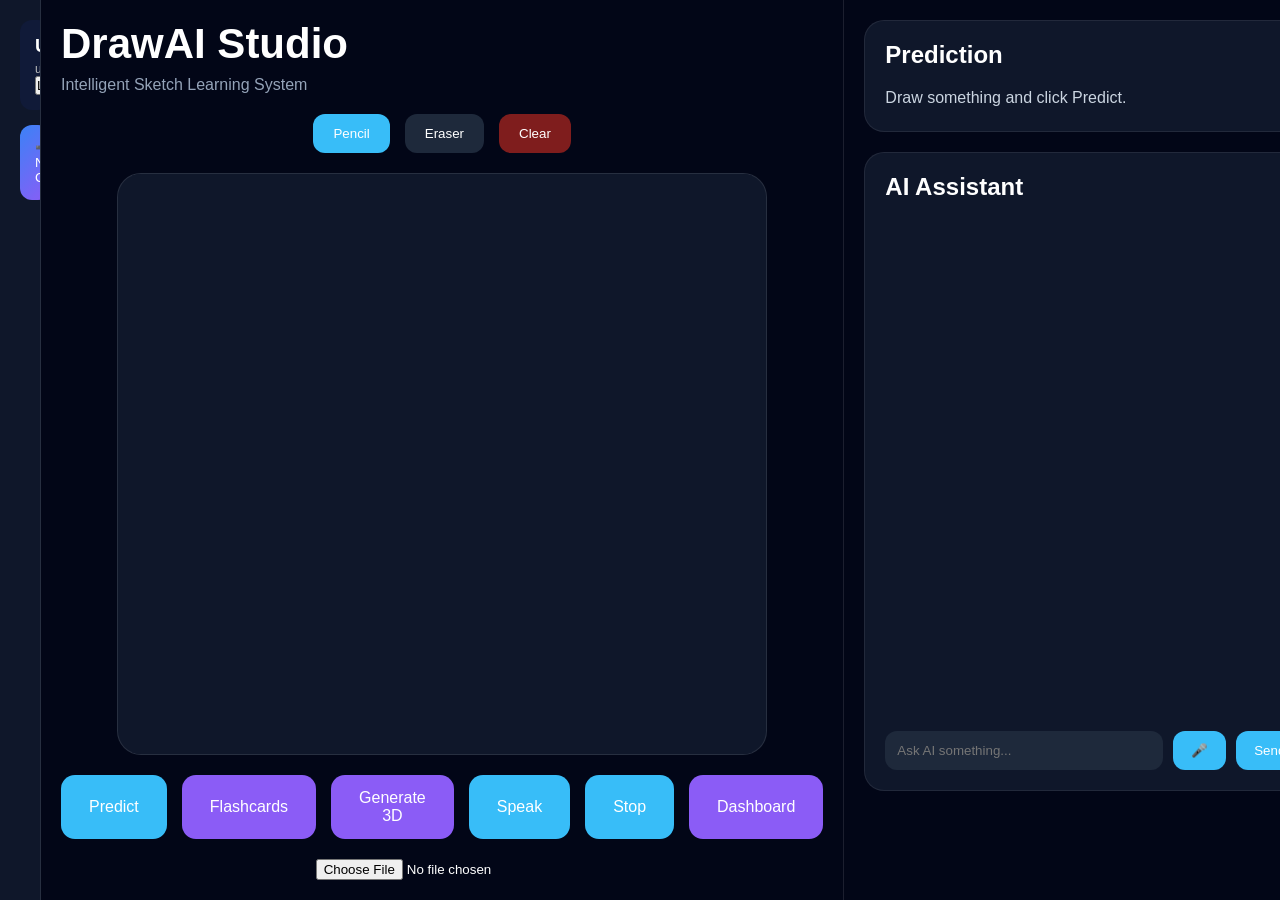
<file: frontend/index.html>
<!DOCTYPE html>

<html lang="en">

<head>

    <meta charset="UTF-8">

    <meta
        name="viewport"
        content="width=device-width, initial-scale=1.0"
    >

    <title>
        DrawAI Studio
    </title>

    <link
        rel="stylesheet"
        href="css/main.css"
    >

</head>

<body>

    <!-- =========================================
         MAIN CONTAINER
    ========================================== -->

    <div class="app-container">
        <div class="sidebar">

<div class="profile-card">

    <h3 id="profileName">
        User
    </h3>

    <p id="profileEmail">
        user@email.com
    </p>
      <button
        onclick="logout()"
    >
        Logout
    </button>

</div>

    <button
        class="new-chat-btn"
        onclick="newChat()"
    >
        ➕ New Chat
    </button>

    <div id="chatHistory">

    </div>

</div>

        <!-- =====================================
             LEFT PANEL
        ====================================== -->

        <div class="left-panel">

            <div class="logo-area">

                <h1>
                    DrawAI Studio
                </h1>

                <p>
                    Intelligent Sketch Learning System
                </p>

            </div>

            <!-- =================================
                 TOOLBAR
            ================================== -->

            <div class="toolbar">

                <button

                    class="tool-btn active"

                    onclick="setPencil()"

                >

                    Pencil

                </button>

                <button

                    class="tool-btn"

                    onclick="setEraser()"

                >

                    Eraser

                </button>

                <button

                    class="tool-btn danger"

                    onclick="clearBoard()"

                >

                    Clear

                </button>

            </div>

            <!-- =================================
                 DRAWING AREA
            ================================== -->

            <div class="canvas-wrapper">

                <canvas
                    id="drawingCanvas"
                ></canvas>

            </div>

            <!-- =================================
                 ACTION BUTTONS
            ================================== -->

            <div class="action-buttons">

                <button

                    class="main-btn"

                    onclick="predictDrawing()"

                >

                    Predict

                </button>

<button

    class="main-btn secondary"

    onclick="openFlashcards()"

>

    Flashcards
</button>

                <button

                    class="main-btn secondary"

                    onclick="open3D()"

                >

                    Generate 3D

                </button>

                <button

                    class="main-btn"

                    onclick="speakExplanation()"

                >

                    Speak

                </button>

                <button
    class="main-btn danger"
    onclick="stopSpeaking()"
>
    Stop
</button>

           <button

    class="main-btn secondary"
    onclick="openDashboard()"
>

    Dashboard

</button>

            </div>

            <!-- =================================
                 IMAGE UPLOAD
            ================================== -->

            <div class="upload-area">

                <input

                    type="file"

                    id="uploadInput"

                    accept="image/*"

                >

            </div>

        </div>

        <!-- =====================================
             RIGHT PANEL
        ====================================== -->

<div class="right-panel">

    <!-- PREDICTION -->

    <div class="prediction-card">

        <h2>
            Prediction
        </h2>

        <div id="predictionBox">

            Draw something and click Predict.

        </div>

    </div>

    <!-- CHAT -->

    <div class="chat-card">

        <h2>
            AI Assistant
        </h2>

        <div id="chatMessages">

        </div>

        <div class="chat-input-area">

            <input

                type="text"

                id="chatInput"

                placeholder="Ask AI something..."

            >

            <button

                onclick="startVoiceChat()"

                title="Voice Chat"

            >

                🎤

            </button>

            <button

                onclick="sendMessage()"

            >

                Send

            </button>

        </div>

    </div>

</div>
    </div>

    <!-- =========================================
         SCRIPT
    ========================================== -->

    <script src="js/app.js"></script>

</body>

</html>
</file>
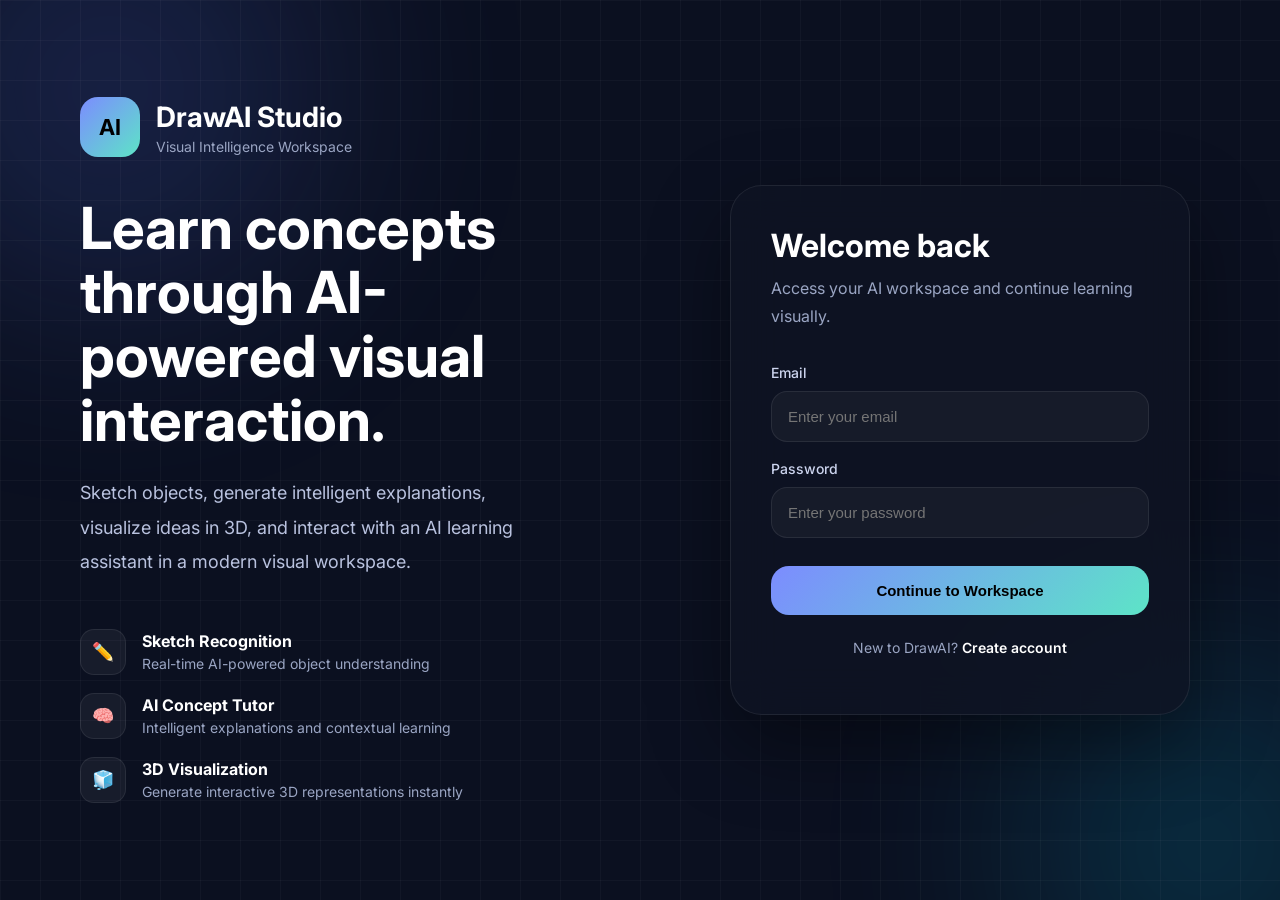
<file: frontend/login.html>
<!DOCTYPE html>
<html lang="en">
<head>
<meta charset="UTF-8">
<meta name="viewport" content="width=device-width, initial-scale=1.0">

<title>DrawAI Studio</title>

<link rel="preconnect" href="https://fonts.googleapis.com">
<link rel="preconnect" href="https://fonts.gstatic.com" crossorigin>

<link href="https://fonts.googleapis.com/css2?family=Inter:wght@300;400;500;600;700&display=swap" rel="stylesheet">

<style>

:root{
    --bg:#0b1020;
    --panel:#12182b;
    --border:#2a3554;
    --text:#f5f7ff;
    --muted:#9aa5c3;
    --accent:#7c8cff;
    --accent2:#5de4c7;
}

*{
    margin:0;
    padding:0;
    box-sizing:border-box;
}

body{
    font-family:'Inter',sans-serif;
    background:#0b1020;
    overflow:hidden;
    color:white;
}

/* BACKGROUND */

.bg{
    position:fixed;
    inset:0;
    overflow:hidden;
    z-index:-2;
}

.glow{
    position:absolute;
    border-radius:50%;
    filter:blur(120px);
    opacity:0.18;
}

.glow1{
    width:420px;
    height:420px;
    background:#5b7cff;
    top:-120px;
    left:-100px;
}

.glow2{
    width:350px;
    height:350px;
    background:#00d4ff;
    bottom:-120px;
    right:-100px;
}

.grid{
    position:fixed;
    inset:0;
    background:
    linear-gradient(rgba(255,255,255,0.03) 1px, transparent 1px),
    linear-gradient(90deg, rgba(255,255,255,0.03) 1px, transparent 1px);
    background-size:40px 40px;
    z-index:-1;
}

/* MAIN */

.container{
    width:100%;
    height:100vh;
    display:flex;
}

/* LEFT */

.left{
    width:50%;
    display:flex;
    flex-direction:column;
    justify-content:center;
    padding:80px;
    position:relative;
}

.logo{
    display:flex;
    align-items:center;
    gap:16px;
    margin-bottom:40px;
}

.logo-icon{
    width:60px;
    height:60px;
    border-radius:18px;
    background:linear-gradient(135deg,#7c8cff,#5de4c7);
    display:flex;
    align-items:center;
    justify-content:center;
    color:#000;
    font-weight:700;
    font-size:22px;
}

.logo h1{
    font-size:28px;
    margin-bottom:4px;
}

.logo p{
    color:var(--muted);
    font-size:14px;
}

.hero h2{
    font-size:58px;
    line-height:1.1;
    margin-bottom:24px;
    max-width:620px;
}

.hero p{
    color:#b9c2df;
    font-size:18px;
    line-height:1.9;
    max-width:620px;
}

/* FEATURE LIST */

.features{
    margin-top:50px;
    display:flex;
    flex-direction:column;
    gap:18px;
}

.feature{
    display:flex;
    align-items:center;
    gap:16px;
}

.feature-icon{
    width:46px;
    height:46px;
    border-radius:14px;
    background:rgba(255,255,255,0.05);
    border:1px solid rgba(255,255,255,0.08);
    display:flex;
    align-items:center;
    justify-content:center;
    font-size:18px;
}

.feature div h3{
    font-size:16px;
    margin-bottom:4px;
}

.feature div p{
    color:var(--muted);
    font-size:14px;
}

/* RIGHT */

.right{
    width:50%;
    display:flex;
    align-items:center;
    justify-content:center;
    padding:40px;
}

/* CARD */

.auth-card{
    width:100%;
    max-width:460px;
    background:rgba(15,20,35,0.78);
    border:1px solid rgba(255,255,255,0.08);
    border-radius:32px;
    padding:40px;
    backdrop-filter:blur(24px);
    box-shadow:
    0 30px 80px rgba(0,0,0,0.4);
}

.card-top{
    margin-bottom:34px;
}

.card-top h2{
    font-size:32px;
    margin-bottom:10px;
}

.card-top p{
    color:var(--muted);
    line-height:1.7;
}

/* FORM */

.form{
    display:flex;
    flex-direction:column;
    gap:18px;
}

.input-group{
    display:flex;
    flex-direction:column;
    gap:10px;
}

.input-group label{
    color:#cdd5ef;
    font-size:14px;
    font-weight:500;
}

.input-group input{
    background:rgba(255,255,255,0.04);
    border:1px solid rgba(255,255,255,0.08);
    outline:none;
    color:white;
    padding:16px;
    border-radius:16px;
    font-size:15px;
    transition:0.25s;
}

.input-group input:focus{
    border-color:#7c8cff;
    box-shadow:0 0 0 4px rgba(124,140,255,0.12);
}

/* BUTTON */

.auth-btn{
    margin-top:10px;
    border:none;
    background:linear-gradient(135deg,#7c8cff,#5de4c7);
    color:#000;
    padding:16px;
    border-radius:18px;
    cursor:pointer;
    font-size:15px;
    font-weight:700;
    transition:0.25s;
}

.auth-btn:hover{
    transform:translateY(-2px);
}

/* SWITCH */

.switch-text{
    margin-top:24px;
    text-align:center;
    color:var(--muted);
    font-size:14px;
}

.switch-text span{
    color:white;
    cursor:pointer;
    font-weight:600;
}

/* MESSAGE */

#msg{
    margin-top:18px;
    text-align:center;
    color:#ffb5c0;
    font-size:14px;
}

/* RESPONSIVE */

@media(max-width:1100px){

    .container{
        flex-direction:column;
    }

    .left,
    .right{
        width:100%;
    }

    .left{
        padding:50px 30px 20px;
    }

    .hero h2{
        font-size:42px;
    }

    .right{
        padding:20px;
    }
}

</style>
</head>

<body>

<div class="bg">

    <div class="glow glow1"></div>

    <div class="glow glow2"></div>

</div>

<div class="grid"></div>

<div class="container">

    <!-- LEFT -->

    <section class="left">

        <div class="logo">

            <div class="logo-icon">
                AI
            </div>

            <div>

                <h1>DrawAI Studio</h1>

                <p>Visual Intelligence Workspace</p>

            </div>

        </div>

        <div class="hero">

            <h2>
                Learn concepts through AI-powered visual interaction.
            </h2>

            <p>
                Sketch objects, generate intelligent explanations,
                visualize ideas in 3D, and interact with an AI learning assistant
                in a modern visual workspace.
            </p>

        </div>

        <div class="features">

            <div class="feature">

                <div class="feature-icon">
                    ✏️
                </div>

                <div>

                    <h3>Sketch Recognition</h3>

                    <p>
                        Real-time AI-powered object understanding
                    </p>

                </div>

            </div>

            <div class="feature">

                <div class="feature-icon">
                    🧠
                </div>

                <div>

                    <h3>AI Concept Tutor</h3>

                    <p>
                        Intelligent explanations and contextual learning
                    </p>

                </div>

            </div>

            <div class="feature">

                <div class="feature-icon">
                    🧊
                </div>

                <div>

                    <h3>3D Visualization</h3>

                    <p>
                        Generate interactive 3D representations instantly
                    </p>

                </div>

            </div>

        </div>

    </section>

    <!-- RIGHT -->

    <section class="right">

        <div class="auth-card">

            <!-- LOGIN -->

            <div id="loginForm">

                <div class="card-top">

                    <h2>
                        Welcome back
                    </h2>

                    <p>
                        Access your AI workspace and continue learning visually.
                    </p>

                </div>

                <div class="form">

                    <div class="input-group">

                        <label>Email</label>

                        <input
                            id="loginEmail"
                            type="email"
                            placeholder="Enter your email"
                        >

                    </div>

                    <div class="input-group">

                        <label>Password</label>

                        <input
                            id="loginPassword"
                            type="password"
                            placeholder="Enter your password"
                        >

                    </div>

                    <button class="auth-btn" onclick="login()">

                        Continue to Workspace

                    </button>

                </div>

                <div class="switch-text">

                    New to DrawAI?

                    <span onclick="showSignup()">
                        Create account
                    </span>

                </div>

            </div>

            <!-- SIGNUP -->

            <div id="signupForm" style="display:none;">

                <div class="card-top">

                    <h2>
                        Create account
                    </h2>

                    <p>
                        Start your AI-powered visual learning journey.
                    </p>

                </div>

                <div class="form">

                    <div class="input-group">

                        <label>Full Name</label>

                        <input
                            id="signupName"
                            type="text"
                            placeholder="Enter your name"
                        >

                    </div>

                    <div class="input-group">

                        <label>Email</label>

                        <input
                            id="signupEmail"
                            type="email"
                            placeholder="Enter your email"
                        >

                    </div>

                    <div class="input-group">

                        <label>Password</label>

                        <input
                            id="signupPassword"
                            type="password"
                            placeholder="Create password"
                        >

                    </div>

                    <button class="auth-btn" onclick="signup()">

                        Create Workspace

                    </button>

                </div>

                <div class="switch-text">

                    Already have an account?

                    <span onclick="showLogin()">
                        Sign in
                    </span>

                </div>

            </div>

            <div id="msg"></div>

        </div>

    </section>

</div>

<script>

/* SWITCH FORMS */

function showSignup(){

    document.getElementById(
        "loginForm"
    ).style.display = "none";

    document.getElementById(
        "signupForm"
    ).style.display = "block";

    document.getElementById(
        "msg"
    ).innerText = "";
}

function showLogin(){

    document.getElementById(
        "signupForm"
    ).style.display = "none";

    document.getElementById(
        "loginForm"
    ).style.display = "block";

    document.getElementById(
        "msg"
    ).innerText = "";
}

/* SIGNUP */

function signup(){

    fetch("http://127.0.0.1:5000/signup",{

        method:"POST",

        headers:{
            "Content-Type":"application/json"
        },

        body:JSON.stringify({

            name:
            document.getElementById(
                "signupName"
            ).value,

            email:
            document.getElementById(
                "signupEmail"
            ).value,

            password:
            document.getElementById(
                "signupPassword"
            ).value
        })
    })

    .then(res=>res.json())

    .then(data=>{


        document.getElementById(
            "msg"
        ).innerText = data.message;

        showLogin();
    });
}

/* LOGIN */

function login(){

    fetch("http://127.0.0.1:5000/login",{

        method:"POST",

        headers:{
            "Content-Type":"application/json"
        },

        body:JSON.stringify({

            email:
            document.getElementById(
                "loginEmail"
            ).value,

            password:
            document.getElementById(
                "loginPassword"
            ).value
        })
    })

    .then(res=>res.json())

    .then(data=>{
        console.log(data);

        if(data.success){

            localStorage.setItem(
                "user_id",
                data.user_id
            );

           localStorage.setItem(
    "user_name",
    data.name
);

localStorage.setItem(
    "user_email",

    document.getElementById(
        "loginEmail"
    ).value
);

            window.location.href =
                "index.html";

        }else{

            document.getElementById(
                "msg"
            ).innerText =
                "Invalid email or password";
        }
    });
}

</script>

</body>
</html>
</file>
<file: frontend/css/main.css>
*{
    margin:0;
    padding:0;
    box-sizing:border-box;
}

body{

    background:#020617;

    color:white;

    font-family:Arial, sans-serif;

    overflow:auto;
}

.app-container{

    display:flex;

    width:100vw;

    height:100vh;
}

/* =====================================
   LEFT PANEL
===================================== */

.left-panel{

    flex:1;

    padding:20px;

    display:flex;

    flex-direction:column;

    align-items:center;

    border-right:

    1px solid rgba(255,255,255,0.1);

}

.logo-area{

    width:100%;

    margin-bottom:20px;
}

.logo-area h1{

    font-size:42px;

    margin-bottom:8px;
}

.logo-area p{

    color:#94a3b8;
}

/* =====================================
   TOOLBAR
===================================== */

.toolbar{

    display:flex;

    gap:15px;

    margin-bottom:20px;
}

.tool-btn{

    padding:12px 20px;

    border:none;

    border-radius:12px;

    background:#1e293b;

    color:white;

    cursor:pointer;

    transition:0.2s;
}

.tool-btn:hover{

    background:#334155;
}

.tool-btn.active{

    background:#38bdf8;
}

.tool-btn.danger{

    background:#7f1d1d;
}

/* =====================================
   CANVAS
===================================== */

.canvas-wrapper{

    width:100%;

    max-width:700px;

    height:500px;

    background:#0f172a;

    border-radius:24px;

    display:flex;

    justify-content:center;

    align-items:center;

    overflow:hidden;

    border:1px solid rgba(255,255,255,0.1);
}
#drawingCanvas{

    width:100%;

    height:100%;

    background:#0f172a;

    border-radius:20px;

    cursor:crosshair;
}

/* =====================================
   ACTION BUTTONS
===================================== */

.action-buttons{

    display:flex;

    gap:15px;

    margin-top:20px;
}

.main-btn{

    padding:14px 28px;

    border:none;

    border-radius:14px;

    background:#38bdf8;

    color:white;

    font-size:16px;

    cursor:pointer;

    transition:0.2s;
}

.main-btn:hover{

    transform:translateY(-2px);
}

.main-btn.secondary{

    background:#8b5cf6;
}

/* =====================================
   UPLOAD
===================================== */

.upload-area{

    margin-top:20px;
}

/* =====================================
   RIGHT PANEL
===================================== */

.right-panel{

    width:500px;

    min-width:500px;

    padding:20px;

    display:flex;

    flex-direction:column;

    gap:20px;
}

.prediction-card,
.explanation-card,
.chat-card{

    background:#0f172a;

    border-radius:20px;

    padding:20px;

    border:

    1px solid rgba(255,255,255,0.08);
}

.prediction-card h2,
.explanation-card h2,
.chat-card h2{

    margin-bottom:15px;
}

#predictionBox,
#explanationBox{

    color:#cbd5e1;

    line-height:1.7;
}

#explanationBox{

    max-height:250px;

    overflow-y:scroll;

    padding-right:10px;
}
#explanationBox::-webkit-scrollbar{

    width:6px;
}

#explanationBox::-webkit-scrollbar-thumb{

    background:#38bdf8;

    border-radius:10px;
}

/* =====================================
   CHAT
===================================== */

#chatMessages{

    height:500px;

    overflow-y:auto;

    margin-bottom:15px;
}

.chat-input-area{

    display:flex;

    gap:10px;
}

#chatInput{

    flex:1;

    padding:12px;

    border:none;

    border-radius:12px;

    background:#1e293b;

    color:white;
}

.chat-input-area button{

    padding:12px 18px;

    border:none;

    border-radius:12px;

    background:#38bdf8;

    color:white;

    cursor:pointer;
}

/* =====================================
   RESPONSIVE
===================================== */

@media(max-width:1400px){

    .canvas-wrapper{

        width:650px;
        height:650px;
    }

    #drawingCanvas{

        width:620px;
        height:620px;
    }
}
@media(max-width:1200px){

    .app-container{

        flex-direction:column;
    }

    .right-panel{

        width:100%;

        min-width:100%;
    }

    .canvas-wrapper{

        height:450px;
    }
}

.flashcard-card{

    background:#0f172a;

    border-radius:20px;

    padding:20px;

    border:1px solid rgba(255,255,255,0.08);
}

#flashcardsContainer{

    color:#cbd5e1;

    line-height:1.8;

    white-space:pre-wrap;

    min-height:120px;
}

.flashcard-item h3{

    color:white;

    margin-top:10px;
}
.flashcard-item{

    background:white;

    color:black;

    width:220px;

    margin:auto;

    border-radius:20px;

    padding:20px;

    text-align:center;

    box-shadow:
    0 10px 20px rgba(0,0,0,0.2);
}

.card-image img{

    width:150px;

    height:150px;

    object-fit:contain;
}

.card-title{

    margin-top:15px;

    font-size:24px;

    font-weight:bold;
}.sidebar{

    width:180px;

    background:#0f172a;

    padding:20px;

    border-right:
    1px solid rgba(
        255,255,255,0.1
    );

    overflow-y:auto;
}

.new-chat-btn{

    width:100%;

    padding:15px;

    border:none;

    border-radius:12px;

    background:
    linear-gradient(
        135deg,
        #3b82f6,
        #8b5cf6
    );

    color:white;

    cursor:pointer;

    margin-bottom:20px;
}

.chat-history-item{

    padding:12px;

    margin-bottom:10px;

    border-radius:10px;

    background:#1e293b;

    cursor:pointer;

    color:white;
}

.chat-history-item:hover{

    background:#334155;
}
.chat-message{

    background:#1e293b;

    padding:12px;

    border-radius:12px;

    margin-bottom:10px;
}

.user-message{

    background:#2563eb;
    
}.user-bubble{

    background:#2563eb;

    color:white;

    padding:12px;

    border-radius:15px;

    margin:10px 0;

    margin-left:40px;
}

.ai-bubble{

    background:#1e293b;

    color:white;

    padding:12px;

    border-radius:15px;

    margin:10px 0;

    margin-right:40px;
}
.profile-card{

    padding:15px;

    margin-bottom:15px;

    border-radius:12px;

    background:#101a38;

    text-align:center;
}

.profile-card h3{

    margin:0;
    color:white;
}

.profile-card p{

    margin-top:5px;

    font-size:12px;

    color:#bdbdbd;
}

.logout-btn{

    margin-top:10px;

    width:100%;

    border:none;

    border-radius:8px;

    padding:8px;

    cursor:pointer;
}
</file>
